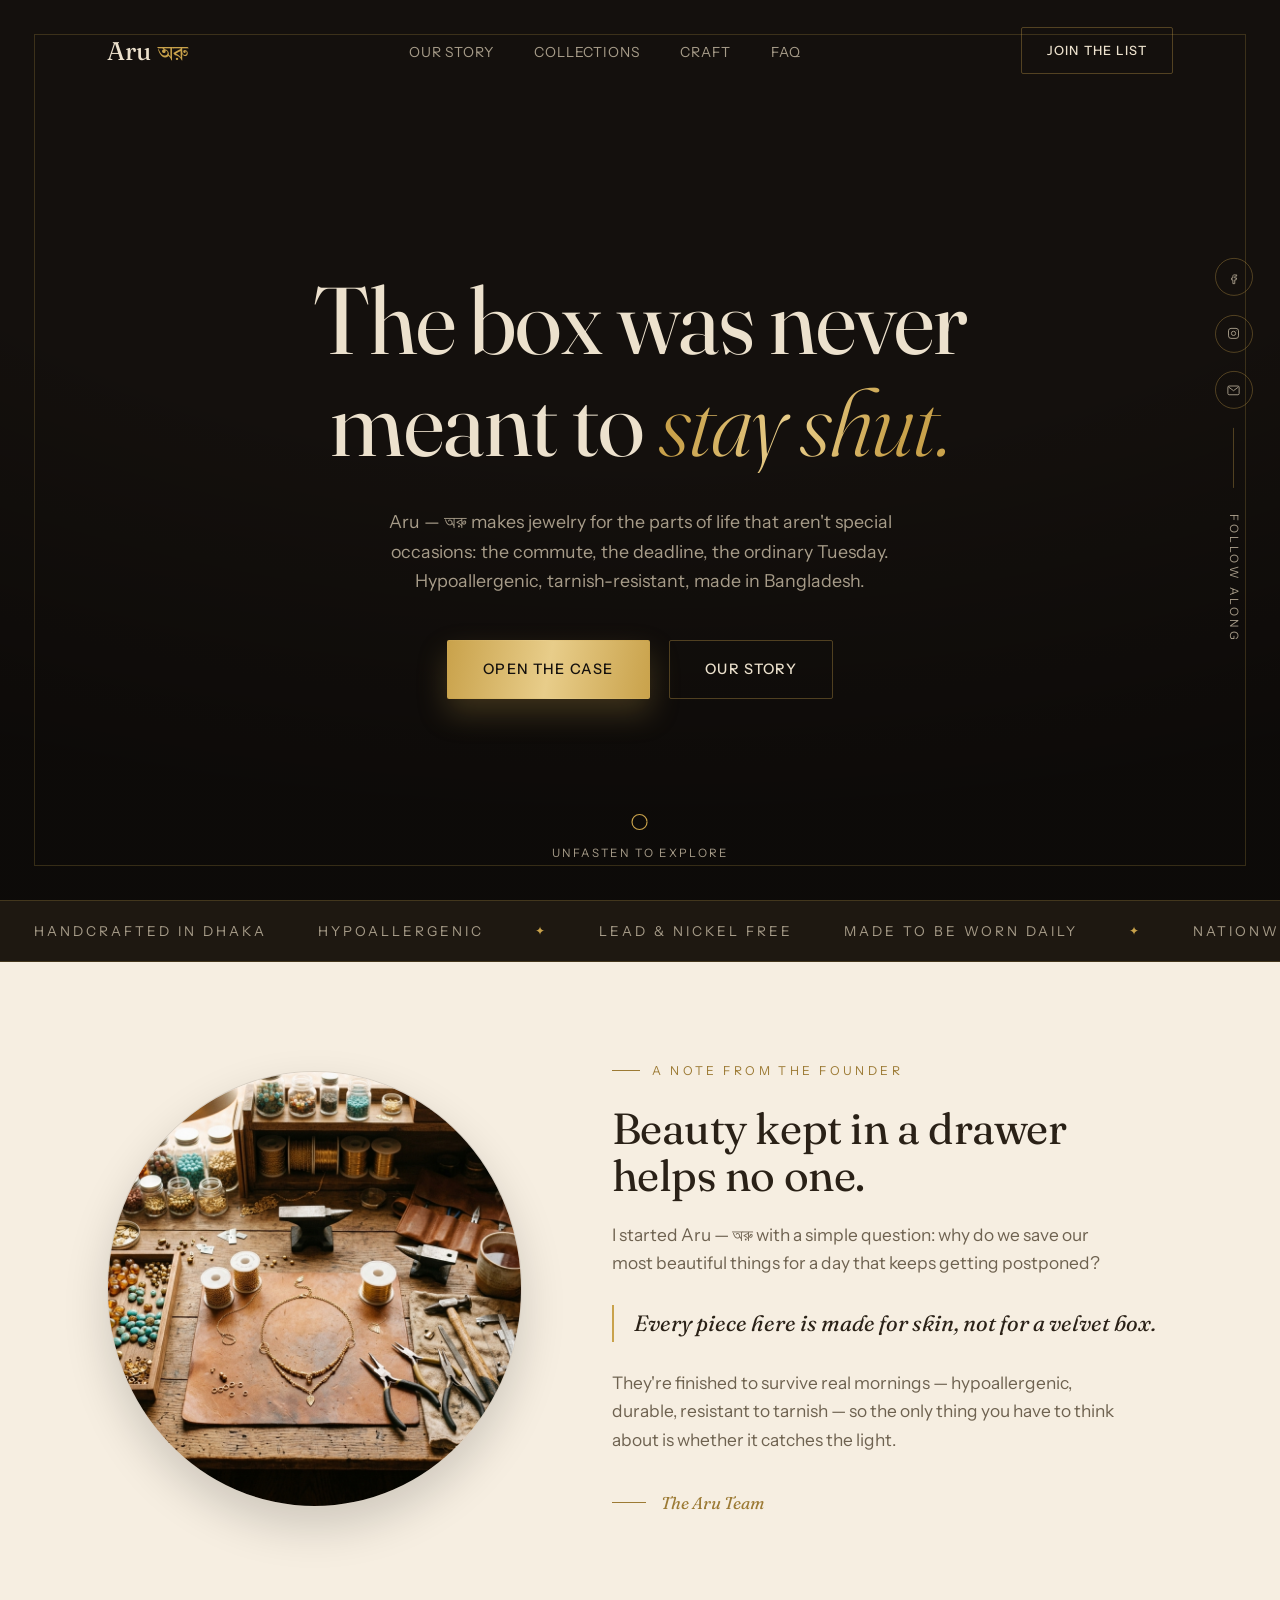
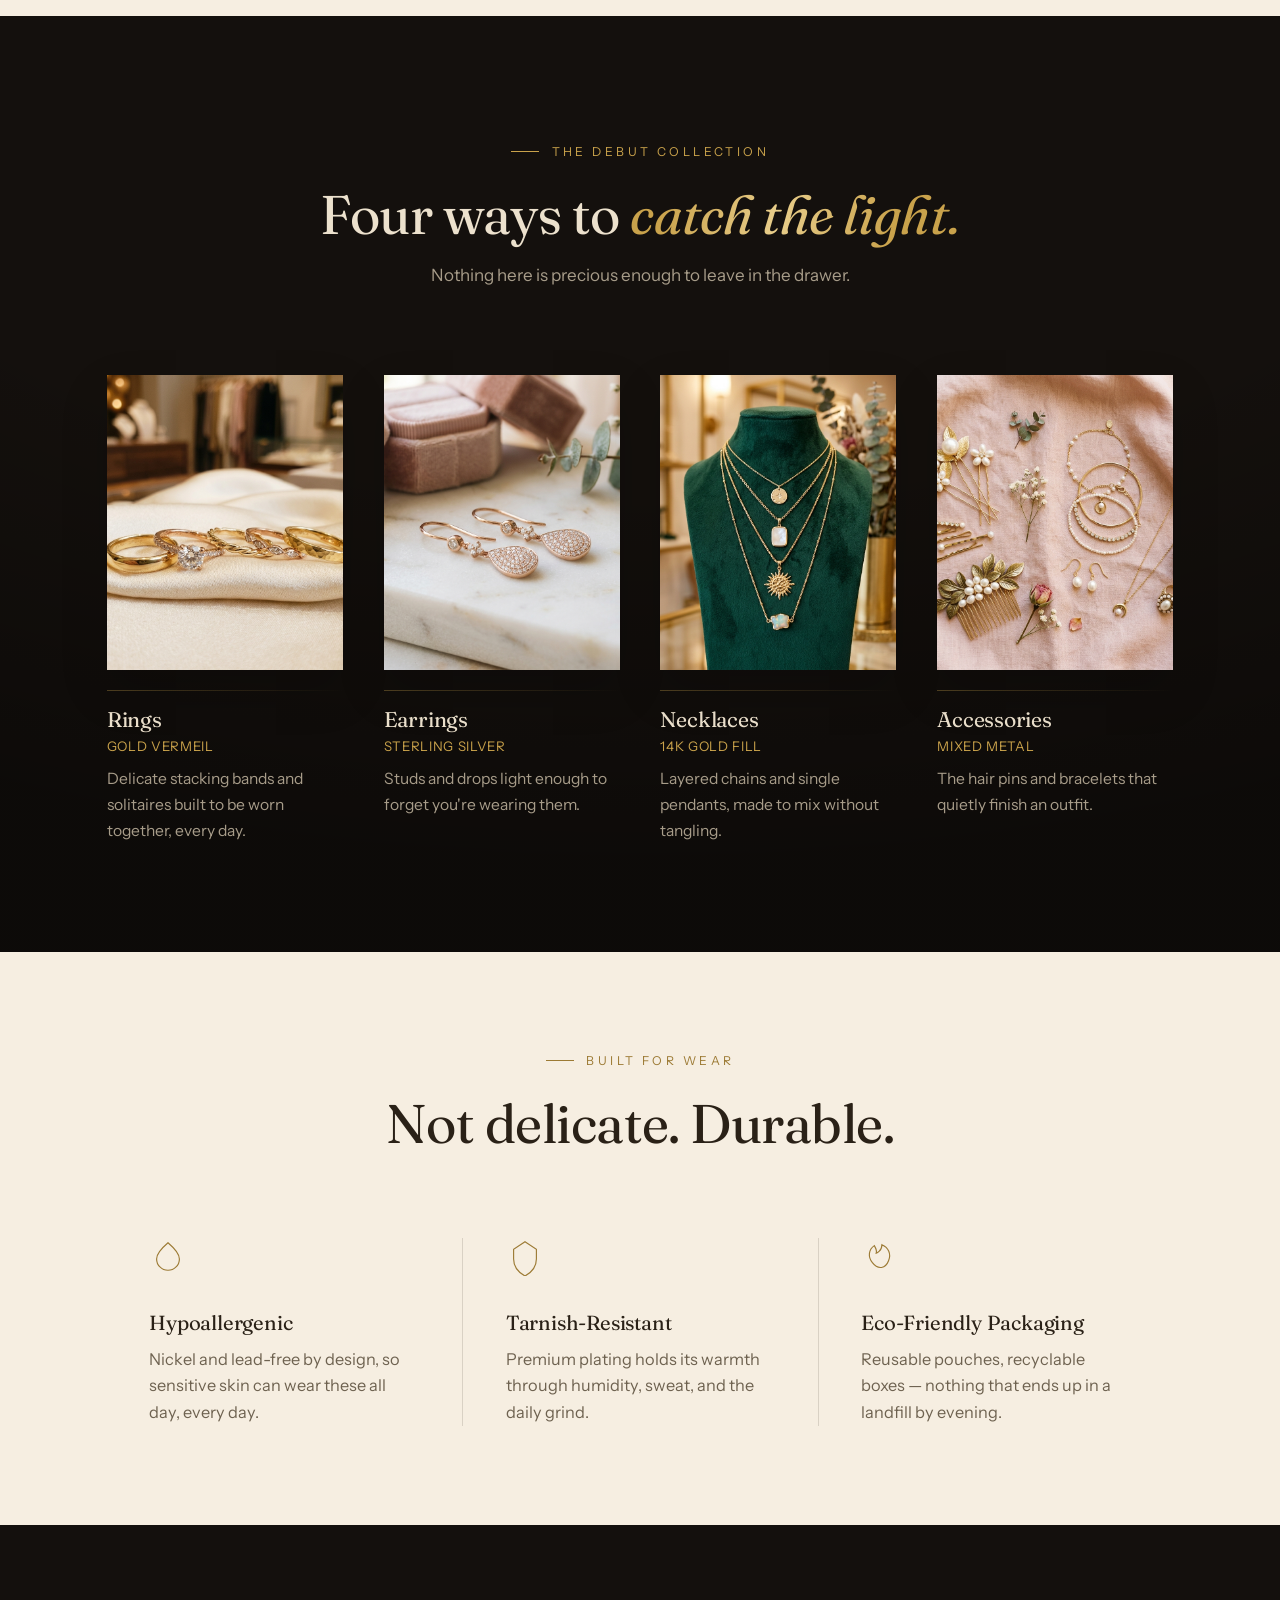
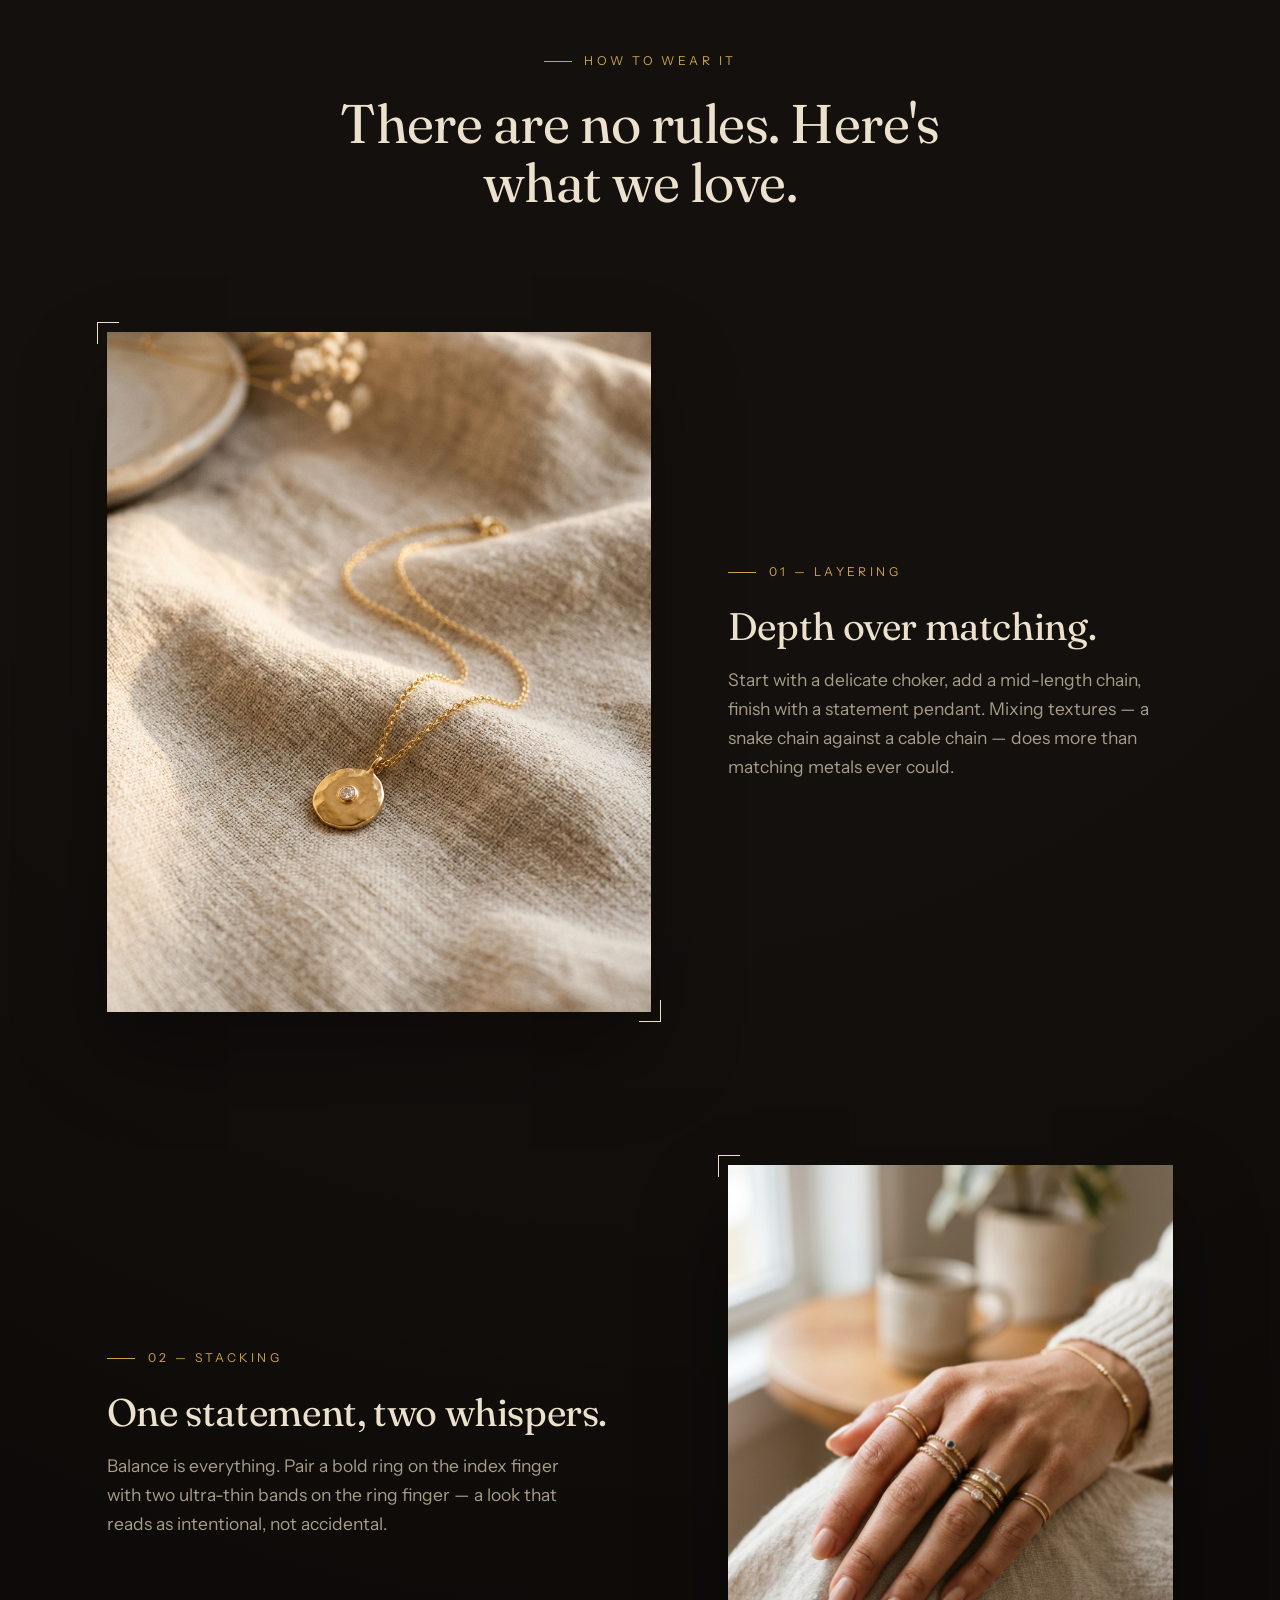
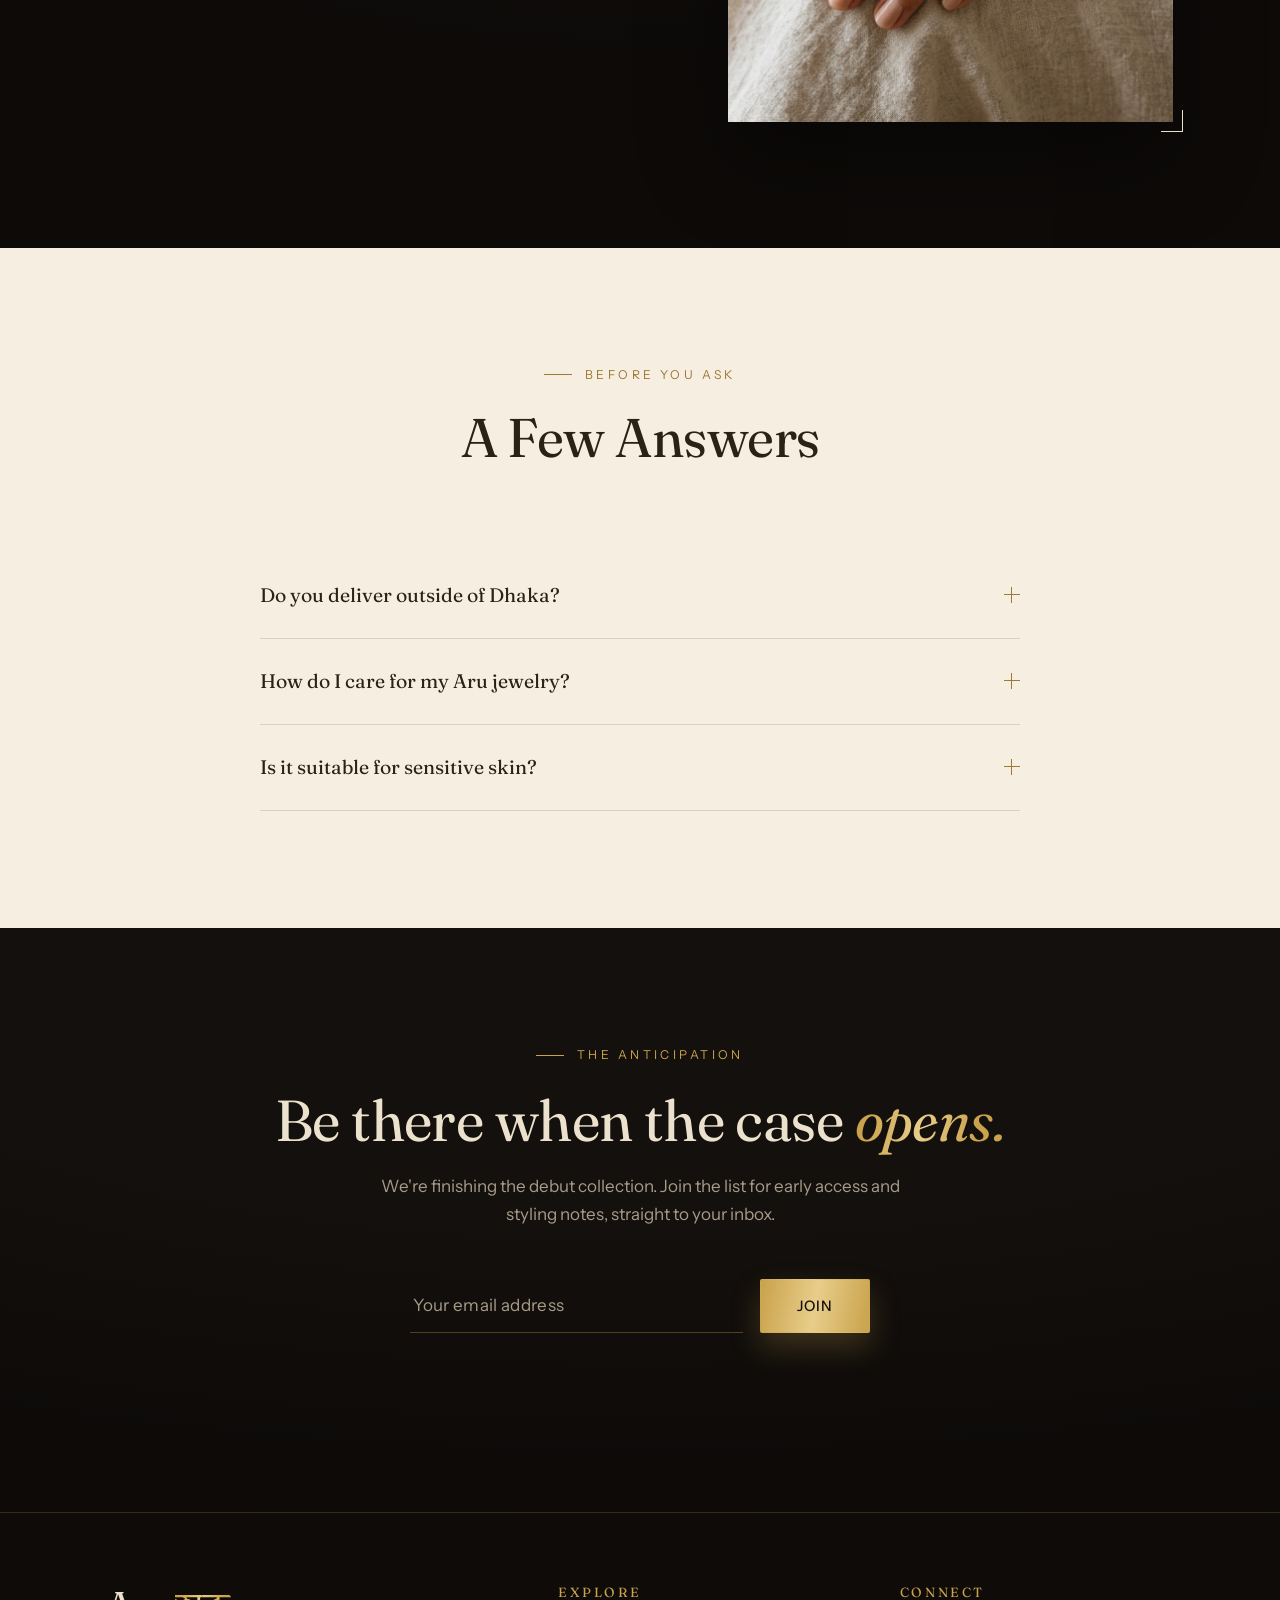
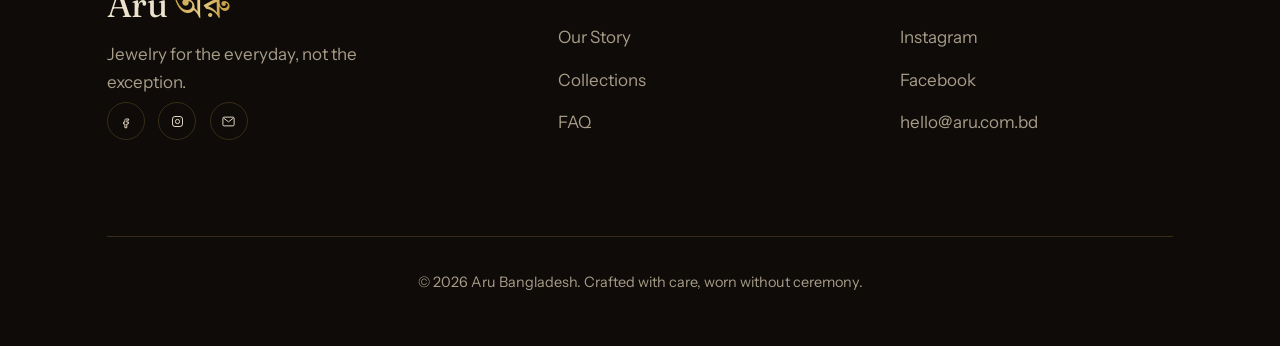
<file: index2.html>
<!DOCTYPE html>
<html lang="en">
<head>
    <meta charset="UTF-8" />
    <meta name="viewport" content="width=device-width, initial-scale=1.0" />
    <title>Aru – অরু | Unfasten the Everyday</title>
    <meta name="description" content="Aru – অরু is a boutique jewelry brand in Bangladesh. Rings, earrings, necklaces and accessories made to be worn, not locked away." />

    <link rel="preconnect" href="https://fonts.googleapis.com" />
    <link rel="preconnect" href="https://fonts.gstatic.com" crossorigin />
    <link href="https://fonts.googleapis.com/css2?family=Fraunces:ital,opsz,wght@0,9..144,300;0,9..144,400;0,9..144,500;0,9..144,600;1,9..144,300;1,9..144,400;1,9..144,500&family=Instrument+Sans:wght@400;500;600&family=Tiro+Bangla&display=swap" rel="stylesheet" />

    <style>
        /* ==========================================================================
           ARU — the clasp | design system
           ========================================================================== */
        :root{
          --void:        #14100D;
          --panel:       #1E1811;
          --panel-2:     #241C13;
          --ivory:       #F6EEE1;
          --ivory-2:     #EEE3CE;
          --gold:        #C9A24B;
          --gold-bright: #E8CD8A;
          --gold-dim:    rgba(201,162,75,0.35);
          --ink:         #ECE1CD;
          --ink-dim:     #A79C89;
          --dark-text:   #2A2117;
          --dark-dim:    #6E6250;
          --line-dark:   rgba(201,162,75,0.22);
          --line-light:  rgba(42,33,23,0.14);
          --ease:        cubic-bezier(.22,1,.36,1);
          --ease-soft:   cubic-bezier(.4,0,.2,1);
          --shadow-lift: 0 40px 80px rgba(0,0,0,0.35);
          --shadow-soft: 0 20px 45px rgba(0,0,0,0.16);
        }

        *{box-sizing:border-box; margin:0; padding:0;}
        html{font-size:17px; scroll-behavior:smooth;}
        @media (prefers-reduced-motion:reduce){ html{scroll-behavior:auto;} }

        body{
          background:var(--void);
          color:var(--ink);
          font-family:'Instrument Sans', sans-serif;
          font-weight:400;
          line-height:1.65;
          -webkit-font-smoothing:antialiased;
          overflow-x:hidden;
        }

        img{display:block; max-width:100%;}
        a{color:inherit; text-decoration:none;}
        button{font-family:inherit; cursor:pointer;}
        .container{max-width:1220px; margin:0 auto; padding:0 6vw;}

        ::selection{ background:var(--gold); color:var(--void); }

        /* focus visibility */
        a:focus-visible, button:focus-visible, input:focus-visible{
          outline:2px solid var(--gold-bright);
          outline-offset:4px;
          border-radius:4px;
        }

        h1,h2,h3,h4{
          font-family:'Fraunces', serif;
          font-weight:400;
          line-height:1.08;
          letter-spacing:-0.01em;
        }

        .bn{ font-family:'Tiro Bangla', serif; }

        .gold-text{
          background:linear-gradient(100deg, var(--gold) 10%, var(--gold-bright) 45%, var(--gold) 80%);
          -webkit-background-clip:text;
          background-clip:text;
          color:transparent;
        }

        .eyebrow{
          display:flex; align-items:center; gap:0.75rem;
          font-size:0.72rem;
          letter-spacing:0.28em;
          text-transform:uppercase;
          color:var(--gold);
          margin-bottom:1.4rem;
        }
        .eyebrow::before{
          content:'';
          width:28px; height:1px;
          background:var(--gold);
          display:block;
        }

        /* ---------- Section bands ---------- */
        .band{ position:relative; }
        .band-vault{ background:var(--void); color:var(--ink); }
        .band-vault .eyebrow{ color:var(--gold); }
        .band-case{ background:var(--ivory); color:var(--dark-text); }
        .band-case h1, .band-case h2, .band-case h3{ color:var(--dark-text); }
        .band-case .eyebrow{ color:#9C7A34; }
        .band-case .eyebrow::before{ background:#9C7A34; }

        /* vitrine cursor-glow, only meaningful on dark bands */
        .vitrine{ position:relative; overflow:hidden; }
        .vitrine-glow{
          position:absolute; inset:0;
          pointer-events:none;
          opacity:0;
          transition:opacity .5s var(--ease);
          background:radial-gradient(560px circle at var(--gx,50%) var(--gy,30%), rgba(201,162,75,0.16), transparent 62%);
          mix-blend-mode:screen;
          z-index:1;
        }
        .vitrine:hover .vitrine-glow{ opacity:1; }
        @media (hover:none){ .vitrine-glow{ display:none; } }

        /* subtle vignette depth on vault bands */
        .band-vault::after{
          content:'';
          position:absolute; inset:0;
          background:radial-gradient(120% 90% at 50% 0%, transparent 55%, rgba(0,0,0,0.35) 100%);
          pointer-events:none;
          z-index:0;
        }
        .band-vault > *{ position:relative; z-index:2; }

        /* ---------- Buttons ---------- */
        .btn{
          position:relative;
          display:inline-flex; align-items:center; gap:0.6rem;
          padding:1rem 2.1rem;
          border-radius:2px;
          font-size:0.85rem;
          letter-spacing:0.08em;
          text-transform:uppercase;
          font-weight:500;
          border:1px solid transparent;
          transition:transform .5s var(--ease), background-color .4s ease, color .4s ease, border-color .4s ease;
          overflow:hidden;
          white-space:nowrap;
        }
        .btn::before{
          content:'';
          position:absolute; top:0; left:-80%;
          width:40%; height:100%;
          background:linear-gradient(75deg, transparent, rgba(255,255,255,0.55), transparent);
          transform:skewX(-15deg);
          transition:left .8s var(--ease);
          pointer-events:none;
        }
        .btn:hover::before{ left:130%; }
        .btn-gold{
          background:linear-gradient(100deg, var(--gold) 0%, var(--gold-bright) 50%, var(--gold) 100%);
          color:var(--void);
          box-shadow:0 14px 30px rgba(201,162,75,0.25);
        }
        .btn-gold:hover{ transform:translateY(-3px); box-shadow:0 20px 40px rgba(201,162,75,0.35); }
        .btn-line{
          background:transparent;
          border-color:var(--gold-dim);
          color:var(--ink);
        }
        .band-case .btn-line{ color:var(--dark-text); border-color:rgba(42,33,23,0.3); }
        .btn-line:hover{ border-color:var(--gold); background:rgba(201,162,75,0.08); }

        /* ---------- Preloader — the clasp closes, then opens ---------- */
        .preloader{
          position:fixed; inset:0; z-index:400;
          display:flex; align-items:center; justify-content:center;
          background:var(--void);
          transition:opacity .8s var(--ease), visibility .8s var(--ease);
        }
        .preloader.is-hidden{ opacity:0; visibility:hidden; pointer-events:none; }
        .pre-wrap{ position:relative; width:180px; height:180px; display:flex; align-items:center; justify-content:center; }
        .pre-mark{
          font-family:'Fraunces', serif; font-size:1.7rem; color:var(--ink);
          opacity:0; transform:translateY(6px);
          animation:preIn .9s var(--ease) .5s forwards;
        }
        .pre-mark .bn{ color:var(--gold); margin-left:6px; }
        @keyframes preIn{ to{ opacity:1; transform:translateY(0); } }
        .pre-ring{ position:absolute; inset:0; }
        .pre-ring circle{
          fill:none; stroke:var(--gold); stroke-width:1;
          stroke-dasharray:502; stroke-dashoffset:502;
          transform-origin:center;
          animation:ringDraw 1.1s var(--ease) .1s forwards;
        }
        @keyframes ringDraw{ to{ stroke-dashoffset:0; } }
        .pre-ring .clasp-gap{
          stroke:var(--void); stroke-width:6; stroke-dasharray:0 502; stroke-dashoffset:0;
          animation:claspOpen .6s var(--ease-soft) 1.35s forwards;
        }
        @keyframes claspOpen{ to{ stroke-dasharray:22 502; } }

        /* ---------- Progress ring (bangle) ---------- */
        .progress-ring{
          position:fixed; right:2.2rem; bottom:2.2rem; z-index:150;
          width:52px; height:52px;
          opacity:0; transform:scale(.8);
          transition:opacity .5s var(--ease), transform .5s var(--ease);
        }
        .progress-ring.is-visible{ opacity:1; transform:scale(1); }
        .progress-ring button{
          width:100%; height:100%; border:none; background:rgba(20,16,13,0.7);
          backdrop-filter:blur(8px); border-radius:50%; position:relative;
          display:flex; align-items:center; justify-content:center;
        }
        .progress-ring svg{ position:absolute; inset:0; transform:rotate(-90deg); }
        .progress-ring circle{ fill:none; stroke-width:2; }
        .progress-ring .track{ stroke:rgba(201,162,75,0.2); }
        .progress-ring .fill{ stroke:var(--gold-bright); stroke-linecap:round; stroke-dasharray:125.6; stroke-dashoffset:125.6; transition:stroke-dashoffset .1s linear; }
        .progress-ring .arrow{ position:relative; z-index:1; width:12px; height:12px; }

        /* ---------- Nav ---------- */
        .site-nav{
          position:fixed; top:0; left:0; width:100%; z-index:120;
          padding:1.6rem 0;
          transition:padding .4s var(--ease), background-color .4s var(--ease), border-color .4s var(--ease);
        }
        .site-nav.is-scrolled{
          padding:1rem 0;
          background:rgba(20,16,13,0.72);
          backdrop-filter:blur(14px); -webkit-backdrop-filter:blur(14px);
          border-bottom:1px solid var(--line-dark);
        }
        .nav-inner{ display:flex; align-items:center; justify-content:space-between; }
        .brand{ font-family:'Fraunces', serif; font-size:1.5rem; color:var(--ink); display:flex; align-items:baseline; gap:0.4rem; }
        .brand .bn{ color:var(--gold); font-size:1.15rem; }
        .nav-links{ display:flex; gap:2.4rem; list-style:none; }
        .nav-links a{
          position:relative; font-size:0.82rem; letter-spacing:0.06em; text-transform:uppercase; color:var(--ink-dim);
          transition:color .3s ease; padding-bottom:4px;
        }
        .nav-links a::after{
          content:''; position:absolute; left:0; bottom:0; width:100%; height:1px;
          background:var(--gold); transform:scaleX(0); transform-origin:right; transition:transform .4s var(--ease);
        }
        .nav-links a:hover{ color:var(--ink); }
        .nav-links a:hover::after{ transform:scaleX(1); transform-origin:left; }
        .nav-actions{ display:flex; align-items:center; gap:1.2rem; }
        .nav-toggle{ display:none; width:34px; height:34px; border:none; background:none; flex-direction:column; justify-content:center; align-items:center; gap:5px; }
        .nav-toggle span{ width:22px; height:1px; background:var(--ink); transition:transform .35s var(--ease), opacity .35s var(--ease); }
        .nav-toggle.is-open span:nth-child(1){ transform:translateY(6px) rotate(45deg); }
        .nav-toggle.is-open span:nth-child(2){ opacity:0; }
        .nav-toggle.is-open span:nth-child(3){ transform:translateY(-6px) rotate(-45deg); }

        .mobile-drawer{
          position:fixed; top:0; right:0; height:100vh; width:min(78vw,340px); z-index:119;
          background:var(--panel);
          border-left:1px solid var(--line-dark);
          padding:6.5rem 2.2rem 2rem;
          display:flex; flex-direction:column; gap:2rem;
          transform:translateX(100%);
          transition:transform .55s var(--ease);
        }
        .mobile-drawer.is-open{ transform:translateX(0); }
        .mobile-drawer ul{ list-style:none; display:flex; flex-direction:column; gap:1.4rem; }
        .mobile-drawer a{ font-family:'Fraunces', serif; font-size:1.3rem; }
        .mobile-drawer .socials{ display:flex; gap:1rem; margin-top:auto; }

        /* ---------- Social rail (desktop) ---------- */
        .social-rail{
          position:fixed; right:1.6rem; top:50%; transform:translateY(-50%); z-index:90;
          display:flex; flex-direction:column; align-items:center; gap:1.1rem;
        }
        .social-rail a{
          width:38px; height:38px; border-radius:50%; border:1px solid var(--gold-dim);
          display:flex; align-items:center; justify-content:center; color:var(--ink-dim);
          transition:all .4s var(--ease);
        }
        .social-rail a:hover{ color:var(--void); background:var(--gold); border-color:var(--gold); transform:translateY(-2px); }
        .social-rail a svg{ width:15px; height:15px; }
        .rail-label{
          writing-mode:vertical-rl; font-size:0.68rem; letter-spacing:0.25em; text-transform:uppercase;
          color:var(--ink-dim); margin-top:0.4rem;
        }
        .rail-line{ width:1px; height:60px; background:var(--gold-dim); }
        @media (max-width:1180px){ .social-rail{ display:none; } }

        /* ---------- Hero ---------- */
        .hero{
          min-height:100svh; display:flex; flex-direction:column; align-items:center; justify-content:center;
          text-align:center; padding:10rem 6vw 6rem; position:relative;
        }
        .hero-frame{ position:absolute; inset:2rem; border:1px solid var(--line-dark); pointer-events:none; }
        .hero-content{ max-width:900px; position:relative; z-index:2; }
        .hero-title{
          font-size:clamp(3rem,7.4vw,5.6rem);
          overflow:hidden;
        }
        .hero-title .line{ display:block; overflow:hidden; }
        .hero-title .line span{
          display:inline-block;
          transform:translateY(105%);
          transition:transform 1.1s var(--ease);
        }
        .hero.is-ready .hero-title .line span{ transform:translateY(0); }
        .hero-title .line:nth-child(2) span{ transition-delay:.12s; }
        .hero-title em{
          font-style:italic; font-weight:300;
        }
        .hero-subtitle{
          margin:2rem auto 0; max-width:540px;
          color:var(--ink-dim); font-size:1.05rem;
          opacity:0; transform:translateY(14px);
          transition:opacity 1s var(--ease) .5s, transform 1s var(--ease) .5s;
        }
        .hero.is-ready .hero-subtitle{ opacity:1; transform:translateY(0); }
        .hero-actions{
          margin-top:2.6rem; display:flex; gap:1.1rem; justify-content:center;
          opacity:0; transform:translateY(14px);
          transition:opacity 1s var(--ease) .65s, transform 1s var(--ease) .65s;
        }
        .hero.is-ready .hero-actions{ opacity:1; transform:translateY(0); }

        .scroll-cue{
          position:absolute; bottom:2.2rem; left:50%; transform:translateX(-50%);
          display:flex; flex-direction:column; align-items:center; gap:0.7rem; z-index:2;
        }
        .clasp-icon{ width:20px; height:20px; }
        .clasp-icon circle{ fill:none; stroke:var(--gold); stroke-width:1.4; stroke-dasharray:56; stroke-dashoffset:0; transition:stroke-dashoffset .5s var(--ease); }
        .scroll-cue:hover .clasp-icon circle{ stroke-dashoffset:10; }
        .scroll-cue span{
          font-size:0.68rem; letter-spacing:0.2em; text-transform:uppercase; color:var(--ink-dim);
        }

        /* ---------- Marquee ---------- */
        .marquee-band{
          border-top:1px solid var(--line-dark); border-bottom:1px solid var(--line-dark);
          padding:1.1rem 0; overflow:hidden; background:var(--panel);
        }
        .marquee-track{ display:flex; width:max-content; animation:marquee 32s linear infinite; }
        @media (prefers-reduced-motion:reduce){ .marquee-track{ animation:none; } }
        .marquee-track span{
          display:flex; align-items:center; gap:1rem;
          font-size:0.8rem; letter-spacing:0.22em; text-transform:uppercase; color:var(--ink-dim);
          padding:0 2rem; white-space:nowrap;
        }
        .marquee-track span::after{ content:'✦'; color:var(--gold); font-size:0.7rem; margin-left:2rem; }
        @keyframes marquee{ from{ transform:translateX(0); } to{ transform:translateX(-50%); } }

        /* ---------- reveal ---------- */
        [data-reveal]{
          opacity:0; transform:translateY(28px);
          transition:opacity 1s var(--ease), transform 1s var(--ease);
        }
        [data-reveal].is-visible{ opacity:1; transform:translateY(0); }
        [data-reveal-delay="1"]{ transition-delay:.12s; }
        [data-reveal-delay="2"]{ transition-delay:.24s; }
        [data-reveal-delay="3"]{ transition-delay:.36s; }
        @media (prefers-reduced-motion:reduce){
          [data-reveal]{ transform:none; transition:opacity .3s ease; }
        }

        /* ---------- Founder / locket ---------- */
        .founder{ padding:11vh 0; }
        .founder-grid{ display:grid; grid-template-columns:0.85fr 1.15fr; gap:7vw; align-items:center; }
        .locket{
          position:relative; aspect-ratio:1/1.05; border-radius:50%;
          overflow:hidden; box-shadow:var(--shadow-soft);
          border:1px solid var(--line-light);
        }
        .locket img{ width:100%; height:100%; object-fit:cover; transition:transform 8s ease; }
        .locket:hover img{ transform:scale(1.06); }
        .locket-ring{
          position:absolute; inset:-14px; border:1px solid rgba(156,122,52,0.35); border-radius:50%; pointer-events:none;
        }
        .founder-text h2{ font-size:clamp(1.9rem,3.4vw,2.7rem); margin-bottom:1.3rem; }
        .founder-text p{ margin-bottom:1.2rem; color:var(--dark-dim); font-size:1.02rem; max-width:520px; }
        .pull{
          font-family:'Fraunces', serif; font-style:italic; font-size:1.3rem;
          color:var(--dark-text); border-left:2px solid var(--gold); padding-left:1.2rem; margin:1.6rem 0;
        }
        .signature{ margin-top:2rem; display:flex; align-items:center; gap:0.9rem; }
        .signature .line{ width:34px; height:1px; background:#9C7A34; }
        .signature .name{ font-family:'Fraunces', serif; font-style:italic; color:#9C7A34; }

        /* ---------- Collections: the case ---------- */
        .the-case{ padding:14vh 0 12vh; }
        .case-head{ text-align:center; max-width:640px; margin:0 auto 5rem; }
        .case-head h2{ font-size:clamp(2.2rem,4.4vw,3.2rem); margin-bottom:1rem; }
        .case-head p{ color:var(--ink-dim); }
        .case-grid{ display:grid; grid-template-columns:repeat(4,1fr); gap:2.4rem; }
        .piece{ text-align:left; }
        .piece-frame{
          position:relative; aspect-ratio:4/5; overflow:hidden; margin-bottom:1.2rem;
          box-shadow:var(--shadow-soft);
        }
        .piece-frame img{ width:100%; height:100%; object-fit:cover; transition:transform 1s var(--ease); }
        .piece-frame::after{
          content:''; position:absolute; inset:0;
          background:linear-gradient(115deg, transparent 40%, rgba(232,205,138,0.25) 50%, transparent 60%);
          transform:translateX(-120%); transition:transform .9s var(--ease);
        }
        .piece:hover .piece-frame img{ transform:scale(1.07); }
        .piece:hover .piece-frame::after{ transform:translateX(120%); }
        .piece-shelf{
          height:1px; background:linear-gradient(90deg, var(--gold-dim), transparent);
          transition:box-shadow .5s ease, background .5s ease; margin-bottom:1rem;
        }
        .piece:hover .piece-shelf{ background:linear-gradient(90deg, var(--gold), rgba(201,162,75,0)); box-shadow:0 0 12px rgba(201,162,75,0.5); }
        .piece h3{ font-size:1.25rem; margin-bottom:0.3rem; transition:transform .5s var(--ease); }
        .piece:hover h3{ transform:translateY(-3px); }
        .piece .material{ font-size:0.78rem; letter-spacing:0.05em; text-transform:uppercase; color:var(--gold); margin-bottom:0.5rem; }
        .piece p.desc{ font-size:0.92rem; color:var(--ink-dim); }

        /* ---------- Craft ---------- */
        .craft{ padding:11vh 0; }
        .craft-grid{ display:grid; grid-template-columns:repeat(3,1fr); }
        .craft-item{ padding:0 2.5rem; position:relative; }
        .craft-item + .craft-item{ border-left:1px solid var(--line-light); }
        .craft-icon{ width:38px; height:38px; margin-bottom:1.6rem; }
        .craft-icon circle, .craft-icon path{ fill:none; stroke:#9C7A34; stroke-width:1.2; }
        .craft-item h4{ font-size:1.2rem; margin-bottom:0.7rem; }
        .craft-item p{ color:var(--dark-dim); font-size:0.96rem; }

        /* ---------- Style / editorial ---------- */
        .editorial{ padding:14vh 0; }
        .ed-feature{ display:grid; grid-template-columns:1.1fr 0.9fr; gap:6vw; align-items:center; }
        .ed-feature + .ed-feature{ margin-top:9rem; }
        .ed-feature.reverse .ed-image{ order:2; }
        .ed-feature.reverse .ed-text{ order:1; }
        .ed-image{ position:relative; aspect-ratio:4/5; }
        .ed-image img{ width:100%; height:100%; object-fit:cover; box-shadow:var(--shadow-lift); transition:transform 1.2s var(--ease); }
        .ed-feature:hover .ed-image img{ transform:scale(1.03); }
        .ed-corner{ position:absolute; width:22px; height:22px; border-color:var(--gold); opacity:0; transition:opacity .6s ease .3s; }
        .ed-feature.is-visible .ed-corner{ opacity:1; }
        .ed-corner.tl{ top:-10px; left:-10px; border-top:1px solid; border-left:1px solid; }
        .ed-corner.br{ bottom:-10px; right:-10px; border-bottom:1px solid; border-right:1px solid; }
        .ed-text .eyebrow{ color:var(--gold); }
        .ed-text h3{ font-size:clamp(1.9rem,3vw,2.5rem); margin-bottom:1.1rem; }
        .ed-text p{ color:var(--ink-dim); font-size:1.03rem; max-width:460px; }

        /* ---------- FAQ / drawer ---------- */
        .faq{ padding:13vh 0; }
        .faq-list{ max-width:760px; margin:0 auto; }
        .drawer{ border-bottom:1px solid var(--line-light); }
        .drawer-head{
          width:100%; background:none; border:none; text-align:left;
          padding:1.8rem 0; display:flex; justify-content:space-between; align-items:center; gap:2rem;
          font-family:'Fraunces', serif; font-size:1.15rem; color:var(--dark-text);
        }
        .drawer-pull{ position:relative; width:16px; height:16px; flex:none; }
        .drawer-pull::before, .drawer-pull::after{
          content:''; position:absolute; background:#9C7A34; transition:transform .35s var(--ease);
        }
        .drawer-pull::before{ top:7px; left:0; width:16px; height:1px; }
        .drawer-pull::after{ top:0; left:7px; width:1px; height:16px; }
        .drawer.is-open .drawer-pull::after{ transform:scaleY(0); }
        .drawer-body{ display:grid; grid-template-rows:0fr; transition:grid-template-rows .5s var(--ease); }
        .drawer.is-open .drawer-body{ grid-template-rows:1fr; }
        .drawer-body-inner{ overflow:hidden; }
        .drawer-body p{ padding-bottom:1.8rem; color:var(--dark-dim); max-width:600px; }

        /* ---------- Waitlist ---------- */
        .waitlist{ padding:13vh 0 15vh; text-align:center; }
        .waitlist h2{ font-size:clamp(2.3rem,4.6vw,3.4rem); margin-bottom:1.2rem; }
        .waitlist p{ color:var(--ink-dim); max-width:520px; margin:0 auto 3rem; }
        .plate-form{ display:flex; justify-content:center; gap:1rem; max-width:460px; margin:0 auto; }
        .plate-form input{
          flex:1; background:transparent; border:none; border-bottom:1px solid var(--gold-dim);
          color:var(--ink); font-family:'Instrument Sans', sans-serif; font-size:1rem; padding:0.9rem 0.2rem;
          letter-spacing:0.02em;
        }
        .plate-form input::placeholder{ color:var(--ink-dim); }
        .plate-form input:focus{ outline:none; border-color:var(--gold); }
        .form-note{ margin-top:1.4rem; font-size:0.9rem; color:var(--gold-bright); min-height:1.2rem; }
        @media (max-width:600px){ .plate-form{ flex-direction:column; } }

        /* ---------- Footer ---------- */
        footer{ background:#0E0B08; padding:8vh 0 3rem; border-top:1px solid var(--line-dark); }
        .foot-grid{ display:grid; grid-template-columns:1.4fr 1fr 1fr; gap:4rem; margin-bottom:5rem; }
        .foot-brand h2{ font-size:2.1rem; margin-bottom:0.7rem; }
        .foot-brand p{ color:var(--ink-dim); max-width:280px; }
        .foot-col h4{ font-size:0.78rem; letter-spacing:0.2em; text-transform:uppercase; color:var(--gold); margin-bottom:1.4rem; }
        .foot-col a{ display:block; margin-bottom:0.85rem; color:var(--ink-dim); transition:color .3s ease; }
        .foot-col a:hover{ color:var(--ink); }
        .foot-socials{ display:flex; gap:0.8rem; margin-top:0.4rem; }
        .foot-socials a{
          width:38px; height:38px; border-radius:50%; border:1px solid var(--line-dark);
          display:flex; align-items:center; justify-content:center; margin:0;
        }
        .foot-socials a:hover{ background:var(--gold); border-color:var(--gold); color:var(--void); }
        .foot-socials svg{ width:15px; height:15px; }
        .foot-bottom{ text-align:center; border-top:1px solid var(--line-dark); padding-top:2rem; font-size:0.85rem; color:var(--ink-dim); }

        /* ---------- Responsive ---------- */
        @media (max-width:1024px){
          .founder-grid{ grid-template-columns:1fr; }
          .locket{ max-width:420px; margin:0 auto; }
          .case-grid{ grid-template-columns:repeat(2,1fr); }
          .craft-grid{ grid-template-columns:1fr; gap:3rem; }
          .craft-item + .craft-item{ border-left:none; border-top:1px solid var(--line-light); padding:2.5rem 0 0; }
          .ed-feature{ grid-template-columns:1fr; }
          .ed-feature.reverse .ed-image{ order:-1; }
          .foot-grid{ grid-template-columns:1fr 1fr; }
        }
        @media (max-width:768px){
          .nav-links{ display:none; }
          .nav-toggle{ display:flex; }
          .case-grid{ grid-template-columns:1fr 1fr; gap:1.4rem; }
          .foot-grid{ grid-template-columns:1fr; gap:2.4rem; }
          .progress-ring{ right:1.2rem; bottom:1.2rem; width:44px; height:44px; }
        }
    </style>
</head>
<body>

<!-- Preloader -->
<div class="preloader" id="preloader" aria-hidden="true">
    <div class="pre-wrap">
        <svg class="pre-ring" viewBox="0 0 180 180">
            <circle cx="90" cy="90" r="80"></circle>
            <circle class="clasp-gap" cx="90" cy="90" r="80"></circle>
        </svg>
        <div class="pre-mark">Aru <span class="bn">অরু</span></div>
    </div>
</div>

<!-- Nav -->
<nav class="site-nav" id="siteNav">
    <div class="container nav-inner">
        <a href="#hero" class="brand">Aru <span class="bn">অরু</span></a>
        <ul class="nav-links">
            <li><a href="#founder">Our Story</a></li>
            <li><a href="#case">Collections</a></li>
            <li><a href="#craft">Craft</a></li>
            <li><a href="#faq">FAQ</a></li>
        </ul>
        <div class="nav-actions">
            <a href="#waitlist" class="btn btn-line" style="padding:0.7rem 1.5rem; font-size:0.75rem;">Join the List</a>
            <button id="navToggle" class="nav-toggle" aria-label="Open menu" aria-expanded="false" aria-controls="mobileDrawer">
                <span></span><span></span><span></span>
            </button>
        </div>
    </div>
</nav>

<!-- Mobile Drawer -->
<div class="mobile-drawer" id="mobileDrawer">
    <ul>
        <li><a href="#founder">Our Story</a></li>
        <li><a href="#case">Collections</a></li>
        <li><a href="#craft">Craft</a></li>
        <li><a href="#faq">FAQ</a></li>
        <li><a href="#waitlist" class="btn btn-gold" style="font-size:0.75rem;">Join the List</a></li>
    </ul>
    <div class="socials">
        <a href="https://www.facebook.com/helloaru.bd/" target="_blank" rel="noopener" aria-label="Aru on Facebook" style="width:36px;height:36px;border-radius:50%;border:1px solid var(--line-dark);display:flex;align-items:center;justify-content:center;">
            <svg width="15" height="15" viewBox="0 0 24 24" fill="none" stroke="currentColor" stroke-width="1.5"><path d="M15 8h-2c-1 0-2 .5-2 2v3H9v3h2v6h3v-6h2.2l.8-3H14v-2c0-.5.2-1 1-1h2V8Z"/></svg>
        </a>
        <a href="https://www.instagram.com/helloaru.bd/" target="_blank" rel="noopener" aria-label="Aru on Instagram" style="width:36px;height:36px;border-radius:50%;border:1px solid var(--line-dark);display:flex;align-items:center;justify-content:center;">
            <svg width="15" height="15" viewBox="0 0 24 24" fill="none" stroke="currentColor" stroke-width="1.5"><rect x="4" y="4" width="16" height="16" rx="4"/><circle cx="12" cy="12" r="3.4"/><circle cx="16.3" cy="7.7" r="0.6" fill="currentColor" stroke="none"/></svg>
        </a>
        <a href="mailto:hello@aru.com.bd" aria-label="Email Aru" style="width:36px;height:36px;border-radius:50%;border:1px solid var(--line-dark);display:flex;align-items:center;justify-content:center;">
            <svg width="15" height="15" viewBox="0 0 24 24" fill="none" stroke="currentColor" stroke-width="1.5"><rect x="3" y="5" width="18" height="14" rx="2"/><path d="m4 6.5 8 6 8-6"/></svg>
        </a>
    </div>
</div>

<!-- Desktop social rail -->
<div class="social-rail" aria-label="Social links">
    <a href="https://www.facebook.com/helloaru.bd/" target="_blank" rel="noopener" aria-label="Aru on Facebook">
        <svg viewBox="0 0 24 24" fill="none" stroke="currentColor" stroke-width="1.5"><path d="M15 8h-2c-1 0-2 .5-2 2v3H9v3h2v6h3v-6h2.2l.8-3H14v-2c0-.5.2-1 1-1h2V8Z"/></svg>
    </a>
    <a href="https://www.instagram.com/helloaru.bd/" target="_blank" rel="noopener" aria-label="Aru on Instagram">
        <svg viewBox="0 0 24 24" fill="none" stroke="currentColor" stroke-width="1.5"><rect x="4" y="4" width="16" height="16" rx="4"/><circle cx="12" cy="12" r="3.4"/><circle cx="16.3" cy="7.7" r="0.6" fill="currentColor" stroke="none"/></svg>
    </a>
    <a href="mailto:hello@aru.com.bd" aria-label="Email Aru">
        <svg viewBox="0 0 24 24" fill="none" stroke="currentColor" stroke-width="1.5"><rect x="3" y="5" width="18" height="14" rx="2"/><path d="m4 6.5 8 6 8-6"/></svg>
    </a>
    <div class="rail-line"></div>
    <span class="rail-label">Follow Along</span>
</div>

<!-- Progress ring / back to top -->
<div class="progress-ring" id="progressRing">
    <button aria-label="Back to top" id="ringBtn">
        <svg viewBox="0 0 46 46">
            <circle class="track" cx="23" cy="23" r="20"></circle>
            <circle class="fill" id="ringFill" cx="23" cy="23" r="20"></circle>
        </svg>
        <svg class="arrow" viewBox="0 0 24 24" fill="none" stroke="var(--gold-bright)" stroke-width="1.8" style="position:absolute;">
            <path d="M12 19V5M6 11l6-6 6 6"/>
        </svg>
    </button>
</div>

<main>

    <!-- Hero -->
    <section class="hero band band-vault vitrine" id="hero">
        <div class="vitrine-glow"></div>
        <div class="hero-frame"></div>
        <div class="hero-content">
            <h1 class="hero-title">
                <span class="line"><span>The box was never</span></span>
                <span class="line"><span>meant to <em class="gold-text">stay shut.</em></span></span>
            </h1>
            <p class="hero-subtitle">
                Aru — অরু makes jewelry for the parts of life that aren't special occasions: the commute, the deadline, the ordinary Tuesday. Hypoallergenic, tarnish-resistant, made in Bangladesh.
            </p>
            <div class="hero-actions">
                <a href="#case" class="btn btn-gold">Open the Case</a>
                <a href="#founder" class="btn btn-line">Our Story</a>
            </div>
        </div>
        <a href="#founder" class="scroll-cue">
            <svg class="clasp-icon" viewBox="0 0 24 24"><circle cx="12" cy="12" r="9"></circle></svg>
            <span>Unfasten to Explore</span>
        </a>
    </section>

    <!-- Marquee -->
    <div class="marquee-band">
        <div class="marquee-track">
            <span>Handcrafted in Dhaka <span>Hypoallergenic</span> Lead &amp; Nickel Free <span>Made to be Worn Daily</span> Nationwide Delivery <span>Aru — অরু</span></span>
            <span>Handcrafted in Dhaka <span>Hypoallergenic</span> Lead &amp; Nickel Free <span>Made to be Worn Daily</span> Nationwide Delivery <span>Aru — অরু</span></span>
        </div>
    </div>

    <!-- Founder / locket -->
    <section class="founder band band-case" id="founder">
        <div class="container founder-grid">
            <div data-reveal>
                <div class="locket">
                    <div class="locket-ring"></div>
                    <img src="assets/images/about-workspace.jpg" alt="Aru workspace where each piece is finished by hand" loading="lazy" />
                </div>
            </div>
            <div class="founder-text" data-reveal data-reveal-delay="1">
                <span class="eyebrow">A Note from the Founder</span>
                <h2>Beauty kept in a drawer helps no one.</h2>
                <p>I started Aru — অরু with a simple question: why do we save our most beautiful things for a day that keeps getting postponed?</p>
                <div class="pull">Every piece here is made for skin, not for a velvet box.</div>
                <p>They're finished to survive real mornings — hypoallergenic, durable, resistant to tarnish — so the only thing you have to think about is whether it catches the light.</p>
                <div class="signature">
                    <span class="line"></span>
                    <span class="name">The Aru Team</span>
                </div>
            </div>
        </div>
    </section>

    <!-- Collections: the case -->
    <section class="the-case band band-vault vitrine" id="case">
        <div class="vitrine-glow"></div>
        <div class="container">
            <div class="case-head" data-reveal>
                <span class="eyebrow" style="justify-content:center;">The Debut Collection</span>
                <h2>Four ways to <em class="gold-text" style="font-style:italic;">catch the light.</em></h2>
                <p>Nothing here is precious enough to leave in the drawer.</p>
            </div>
            <div class="case-grid">
                <article class="piece" data-reveal>
                    <div class="piece-frame"><img src="assets/images/category-rings.jpg" alt="Rings from the Aru debut collection" loading="lazy" /></div>
                    <div class="piece-shelf"></div>
                    <h3>Rings</h3>
                    <p class="material">Gold Vermeil</p>
                    <p class="desc">Delicate stacking bands and solitaires built to be worn together, every day.</p>
                </article>
                <article class="piece" data-reveal data-reveal-delay="1">
                    <div class="piece-frame"><img src="assets/images/category-earrings.jpg" alt="Earrings from the Aru debut collection" loading="lazy" /></div>
                    <div class="piece-shelf"></div>
                    <h3>Earrings</h3>
                    <p class="material">Sterling Silver</p>
                    <p class="desc">Studs and drops light enough to forget you're wearing them.</p>
                </article>
                <article class="piece" data-reveal data-reveal-delay="2">
                    <div class="piece-frame"><img src="assets/images/category-necklaces.jpg" alt="Necklaces from the Aru debut collection" loading="lazy" /></div>
                    <div class="piece-shelf"></div>
                    <h3>Necklaces</h3>
                    <p class="material">14k Gold Fill</p>
                    <p class="desc">Layered chains and single pendants, made to mix without tangling.</p>
                </article>
                <article class="piece" data-reveal data-reveal-delay="3">
                    <div class="piece-frame"><img src="assets/images/category-accessories.jpg" alt="Accessories from the Aru debut collection" loading="lazy" /></div>
                    <div class="piece-shelf"></div>
                    <h3>Accessories</h3>
                    <p class="material">Mixed Metal</p>
                    <p class="desc">The hair pins and bracelets that quietly finish an outfit.</p>
                </article>
            </div>
        </div>
    </section>

    <!-- Craft -->
    <section class="craft band band-case" id="craft">
        <div class="container">
            <div class="case-head" data-reveal>
                <span class="eyebrow" style="justify-content:center;">Built for Wear</span>
                <h2>Not delicate. Durable.</h2>
            </div>
            <div class="craft-grid">
                <div class="craft-item" data-reveal>
                    <svg class="craft-icon" viewBox="0 0 40 40"><path d="M20 5c7 6 12 11 12 17a12 12 0 0 1-24 0c0-6 5-11 12-17Z"/></svg>
                    <h4>Hypoallergenic</h4>
                    <p>Nickel and lead-free by design, so sensitive skin can wear these all day, every day.</p>
                </div>
                <div class="craft-item" data-reveal data-reveal-delay="1">
                    <svg class="craft-icon" viewBox="0 0 40 40"><path d="M20 4 32 12v10c0 9-5 14-12 18-7-4-12-9-12-18V12Z"/></svg>
                    <h4>Tarnish-Resistant</h4>
                    <p>Premium plating holds its warmth through humidity, sweat, and the daily grind.</p>
                </div>
                <div class="craft-item" data-reveal data-reveal-delay="2">
                    <svg class="craft-icon" viewBox="0 0 40 40"><path d="M12 26c-5-6-4-14 2-18 3 5 2 8 2 8s6-2 6-9c7 3 10 10 7 17-3 8-11 10-17 2Z"/></svg>
                    <h4>Eco-Friendly Packaging</h4>
                    <p>Reusable pouches, recyclable boxes — nothing that ends up in a landfill by evening.</p>
                </div>
            </div>
        </div>
    </section>

    <!-- Editorial / style guide -->
    <section class="editorial band band-vault vitrine">
        <div class="vitrine-glow"></div>
        <div class="container">
            <div class="case-head" data-reveal style="margin-bottom:7rem;">
                <span class="eyebrow" style="justify-content:center;">How to Wear It</span>
                <h2>There are no rules. Here's what we love.</h2>
            </div>

            <div class="ed-feature" data-reveal>
                <div class="ed-image">
                    <span class="ed-corner tl"></span><span class="ed-corner br"></span>
                    <img src="assets/images/lookbook-necklace.jpg" alt="Layered necklaces styled together" loading="lazy" />
                </div>
                <div class="ed-text">
                    <span class="eyebrow">01 — Layering</span>
                    <h3>Depth over matching.</h3>
                    <p>Start with a delicate choker, add a mid-length chain, finish with a statement pendant. Mixing textures — a snake chain against a cable chain — does more than matching metals ever could.</p>
                </div>
            </div>

            <div class="ed-feature reverse" data-reveal>
                <div class="ed-image">
                    <span class="ed-corner tl"></span><span class="ed-corner br"></span>
                    <img src="assets/images/lookbook-rings.jpg" alt="Stacked rings styled together" loading="lazy" />
                </div>
                <div class="ed-text">
                    <span class="eyebrow">02 — Stacking</span>
                    <h3>One statement, two whispers.</h3>
                    <p>Balance is everything. Pair a bold ring on the index finger with two ultra-thin bands on the ring finger — a look that reads as intentional, not accidental.</p>
                </div>
            </div>
        </div>
    </section>

    <!-- FAQ -->
    <section class="faq band band-case" id="faq">
        <div class="container">
            <div class="case-head" data-reveal>
                <span class="eyebrow" style="justify-content:center;">Before You Ask</span>
                <h2>A Few Answers</h2>
            </div>
            <div class="faq-list" data-reveal>
                <div class="drawer">
                    <button class="drawer-head">
                        <span>Do you deliver outside of Dhaka?</span>
                        <span class="drawer-pull"></span>
                    </button>
                    <div class="drawer-body"><div class="drawer-body-inner"><p>Yes — nationwide across Bangladesh. Inside Dhaka usually takes 1–2 days; outside Dhaka, 3–5 days.</p></div></div>
                </div>
                <div class="drawer">
                    <button class="drawer-head">
                        <span>How do I care for my Aru jewelry?</span>
                        <span class="drawer-pull"></span>
                    </button>
                    <div class="drawer-body"><div class="drawer-body-inner"><p>Keep it away from perfume, lotion, and harsh chemicals. Wipe with a soft cloth after wearing and store in the pouch provided.</p></div></div>
                </div>
                <div class="drawer">
                    <button class="drawer-head">
                        <span>Is it suitable for sensitive skin?</span>
                        <span class="drawer-pull"></span>
                    </button>
                    <div class="drawer-body"><div class="drawer-body-inner"><p>Yes. Every piece is hypoallergenic, lead-free, and nickel-free — made for daily wear, not just special occasions.</p></div></div>
                </div>
            </div>
        </div>
    </section>

    <!-- Waitlist -->
    <section class="waitlist band band-vault vitrine" id="waitlist">
        <div class="vitrine-glow"></div>
        <div class="container">
            <div data-reveal>
                <span class="eyebrow" style="justify-content:center;">The Anticipation</span>
                <h2>Be there when the case <span class="gold-text" style="font-style:italic;">opens.</span></h2>
                <p>We're finishing the debut collection. Join the list for early access and styling notes, straight to your inbox.</p>
                <form class="plate-form" id="notifyForm">
                    <input type="email" id="notifyEmail" placeholder="Your email address" required />
                    <button type="submit" class="btn btn-gold">Join</button>
                </form>
                <div class="form-note" id="notifyNote" role="status"></div>
            </div>
        </div>
    </section>

</main>

<footer>
    <div class="container">
        <div class="foot-grid">
            <div class="foot-brand">
                <h2>Aru <span class="bn gold-text">অরু</span></h2>
                <p>Jewelry for the everyday, not the exception.</p>
                <div class="foot-socials">
                    <a href="https://www.facebook.com/helloaru.bd/" target="_blank" rel="noopener" aria-label="Aru on Facebook">
                        <svg viewBox="0 0 24 24" fill="none" stroke="currentColor" stroke-width="1.5"><path d="M15 8h-2c-1 0-2 .5-2 2v3H9v3h2v6h3v-6h2.2l.8-3H14v-2c0-.5.2-1 1-1h2V8Z"/></svg>
                    </a>
                    <a href="https://www.instagram.com/helloaru.bd/" target="_blank" rel="noopener" aria-label="Aru on Instagram">
                        <svg viewBox="0 0 24 24" fill="none" stroke="currentColor" stroke-width="1.5"><rect x="4" y="4" width="16" height="16" rx="4"/><circle cx="12" cy="12" r="3.4"/><circle cx="16.3" cy="7.7" r="0.6" fill="currentColor" stroke="none"/></svg>
                    </a>
                    <a href="mailto:hello@aru.com.bd" aria-label="Email Aru">
                        <svg viewBox="0 0 24 24" fill="none" stroke="currentColor" stroke-width="1.5"><rect x="3" y="5" width="18" height="14" rx="2"/><path d="m4 6.5 8 6 8-6"/></svg>
                    </a>
                </div>
            </div>
            <div class="foot-col">
                <h4>Explore</h4>
                <a href="#founder">Our Story</a>
                <a href="#case">Collections</a>
                <a href="#faq">FAQ</a>
            </div>
            <div class="foot-col">
                <h4>Connect</h4>
                <a href="https://www.instagram.com/helloaru.bd/" target="_blank" rel="noopener">Instagram</a>
                <a href="https://www.facebook.com/helloaru.bd/" target="_blank" rel="noopener">Facebook</a>
                <a href="mailto:hello@aru.com.bd">hello@aru.com.bd</a>
            </div>
        </div>
        <div class="foot-bottom">
            <p>&copy; 2026 Aru Bangladesh. Crafted with care, worn without ceremony.</p>
        </div>
    </div>
</footer>

<script>
    document.addEventListener('DOMContentLoaded', function () {
      var reducedMotion = window.matchMedia('(prefers-reduced-motion: reduce)').matches;

      /* Preloader */
      var preloader = document.getElementById('preloader');
      var hero = document.getElementById('hero');
      function reveal(){
        preloader.classList.add('is-hidden');
        hero.classList.add('is-ready');
      }
      if (reducedMotion) {
        setTimeout(reveal, 200);
      } else {
        window.addEventListener('load', function(){ setTimeout(reveal, 1900); });
        setTimeout(function(){ if (document.readyState === 'complete') reveal(); }, 3200);
      }

      /* Nav scroll state + progress ring */
      var nav = document.getElementById('siteNav');
      var ring = document.getElementById('progressRing');
      var ringFill = document.getElementById('ringFill');
      var CIRC = 125.6;

      function onScroll(){
        var y = window.scrollY || document.documentElement.scrollTop;
        nav.classList.toggle('is-scrolled', y > 40);
        ring.classList.toggle('is-visible', y > window.innerHeight * 0.6);
        var docH = document.documentElement.scrollHeight - window.innerHeight;
        var pct = docH > 0 ? y / docH : 0;
        ringFill.style.strokeDashoffset = String(CIRC - pct * CIRC);
      }
      onScroll();
      window.addEventListener('scroll', onScroll, { passive: true });

      document.getElementById('ringBtn').addEventListener('click', function(){
        window.scrollTo({ top: 0, behavior: reducedMotion ? 'auto' : 'smooth' });
      });

      /* Mobile drawer */
      var navToggle = document.getElementById('navToggle');
      var drawer = document.getElementById('mobileDrawer');
      navToggle.addEventListener('click', function(){
        var isOpen = drawer.classList.toggle('is-open');
        navToggle.classList.toggle('is-open', isOpen);
        navToggle.setAttribute('aria-expanded', isOpen ? 'true' : 'false');
      });
      drawer.querySelectorAll('a').forEach(function(a){
        a.addEventListener('click', function(){
          drawer.classList.remove('is-open');
          navToggle.classList.remove('is-open');
          navToggle.setAttribute('aria-expanded', 'false');
        });
      });

      /* Vitrine cursor glow — per dark section */
      document.querySelectorAll('.vitrine').forEach(function(section){
        var glow = section.querySelector('.vitrine-glow');
        if (!glow || reducedMotion) return;
        section.addEventListener('mousemove', function(e){
          var r = section.getBoundingClientRect();
          glow.style.setProperty('--gx', (e.clientX - r.left) + 'px');
          glow.style.setProperty('--gy', (e.clientY - r.top) + 'px');
        });
      });

      /* Scroll reveal */
      var revealTargets = document.querySelectorAll('[data-reveal]');
      if ('IntersectionObserver' in window && revealTargets.length) {
        var obs = new IntersectionObserver(function(entries){
          entries.forEach(function(entry){
            if (entry.isIntersecting) {
              entry.target.classList.add('is-visible');
              obs.unobserve(entry.target);
            }
          });
        }, { threshold: 0.15, rootMargin: '0px 0px -60px 0px' });
        revealTargets.forEach(function(el){ obs.observe(el); });
      } else {
        revealTargets.forEach(function(el){ el.classList.add('is-visible'); });
      }

      /* Editorial corner brackets — reveal on parent */
      var edFeatures = document.querySelectorAll('.ed-feature');
      if ('IntersectionObserver' in window && edFeatures.length) {
        var edObs = new IntersectionObserver(function(entries){
          entries.forEach(function(entry){
            if (entry.isIntersecting) {
              entry.target.classList.add('is-visible');
              edObs.unobserve(entry.target);
            }
          });
        }, { threshold: 0.2 });
        edFeatures.forEach(function(el){ edObs.observe(el); });
      } else {
        edFeatures.forEach(function(el){ el.classList.add('is-visible'); });
      }

      /* Drawer accordion (FAQ) */
      document.querySelectorAll('.drawer').forEach(function(drawerEl){
        var head = drawerEl.querySelector('.drawer-head');
        head.setAttribute('aria-expanded', 'false');
        head.addEventListener('click', function(){
          var isOpen = drawerEl.classList.contains('is-open');
          document.querySelectorAll('.drawer').forEach(function(other){
            other.classList.remove('is-open');
            other.querySelector('.drawer-head').setAttribute('aria-expanded', 'false');
          });
          if (!isOpen) {
            drawerEl.classList.add('is-open');
            head.setAttribute('aria-expanded', 'true');
          }
        });
      });

      /* Waitlist form */
      var form = document.getElementById('notifyForm');
      var note = document.getElementById('notifyNote');
      form.addEventListener('submit', function(e){
        e.preventDefault();
        var email = document.getElementById('notifyEmail').value.trim();
        var valid = /^[^\s@]+@[^\s@]+\.[^\s@]+$/.test(email);
        if (!valid) {
          note.textContent = 'Please enter a valid email address.';
          return;
        }
        note.textContent = 'You\'re on the list — watch your inbox.';
        form.reset();
      });
    });
</script>
</body>
</html>
</file>
